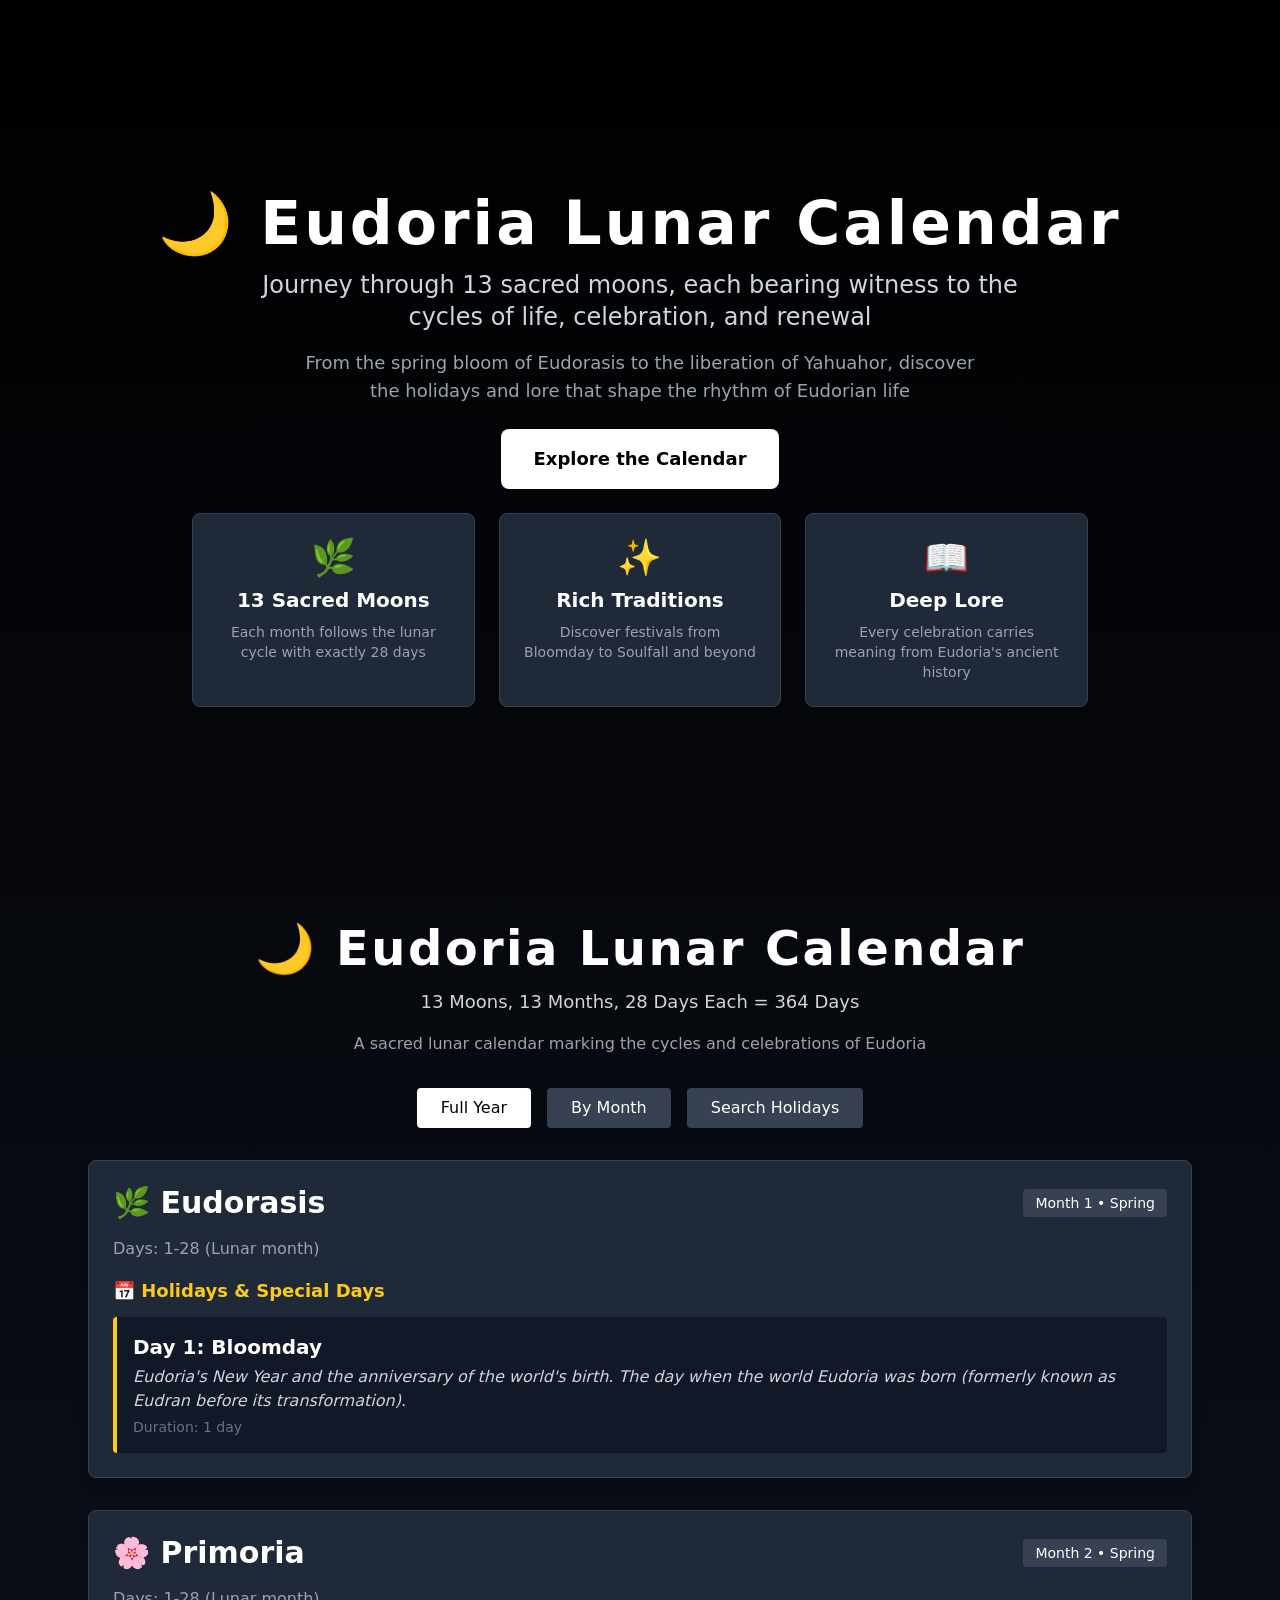
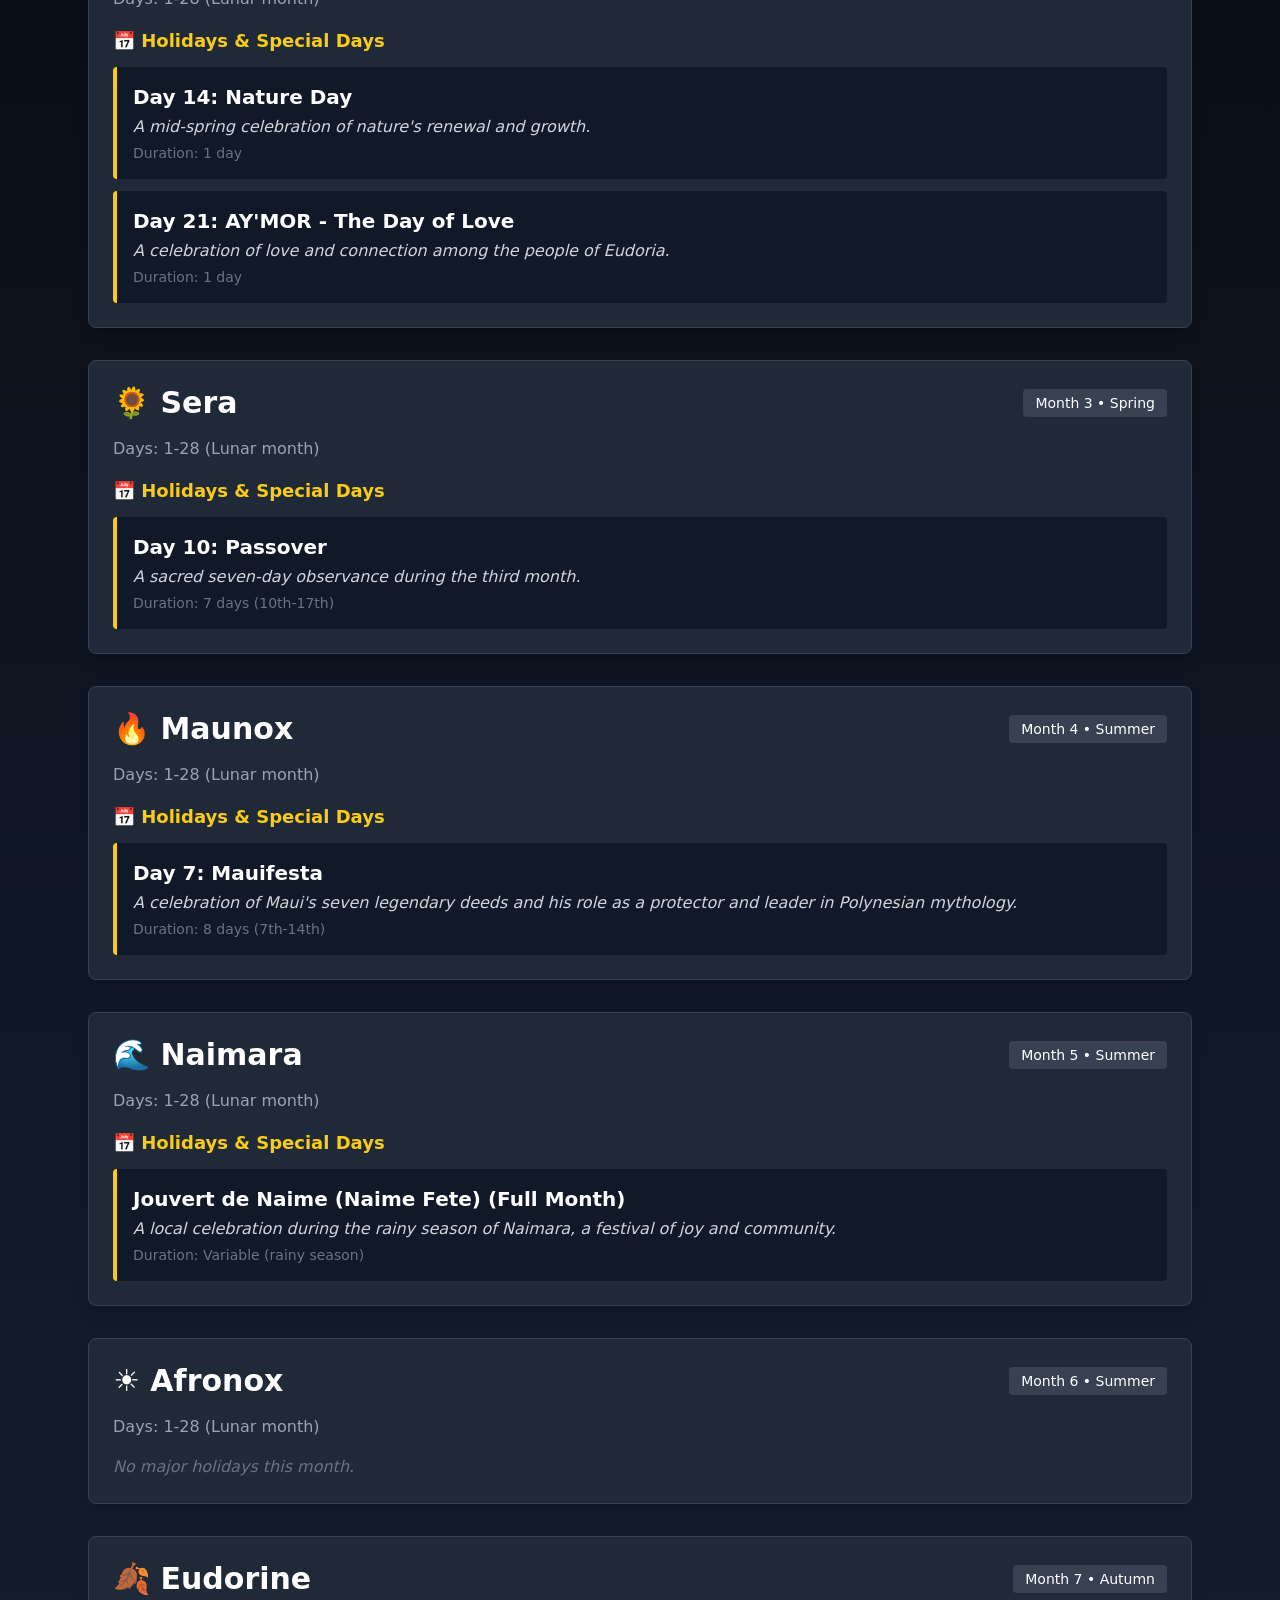
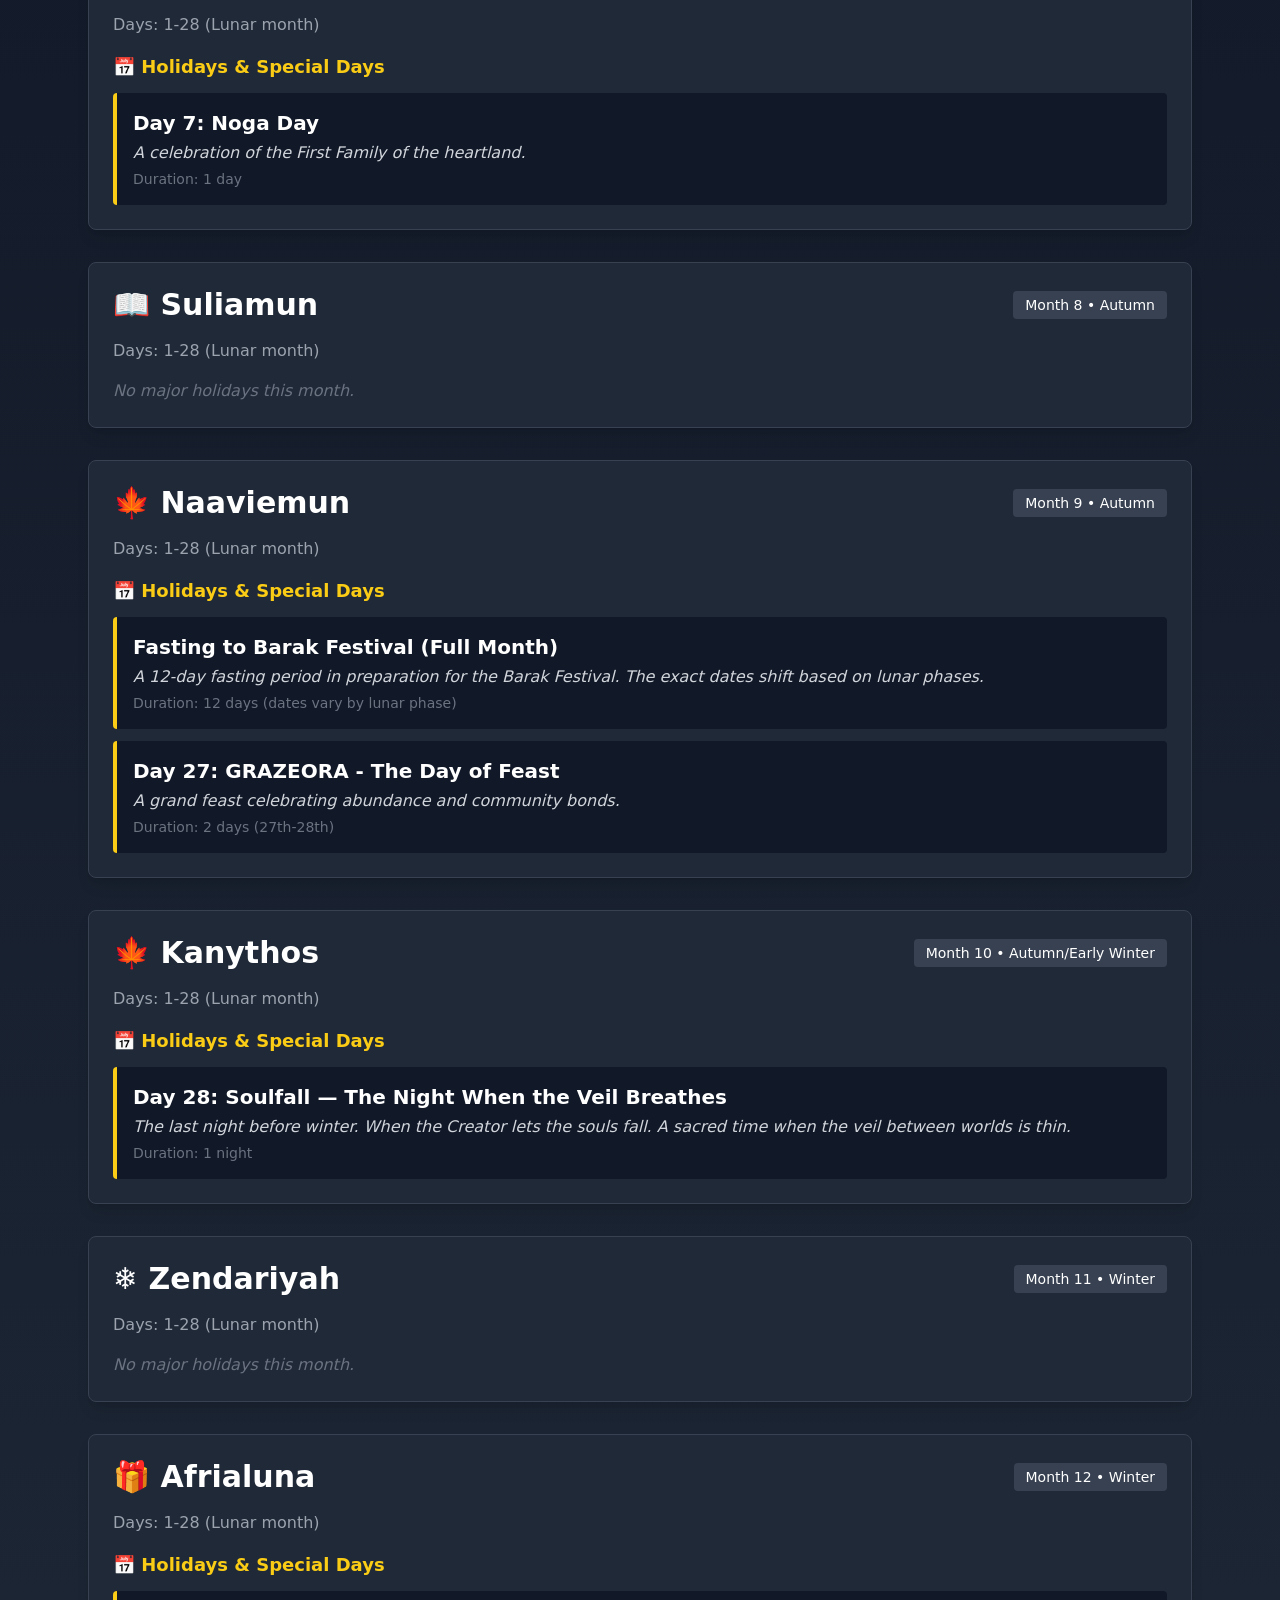
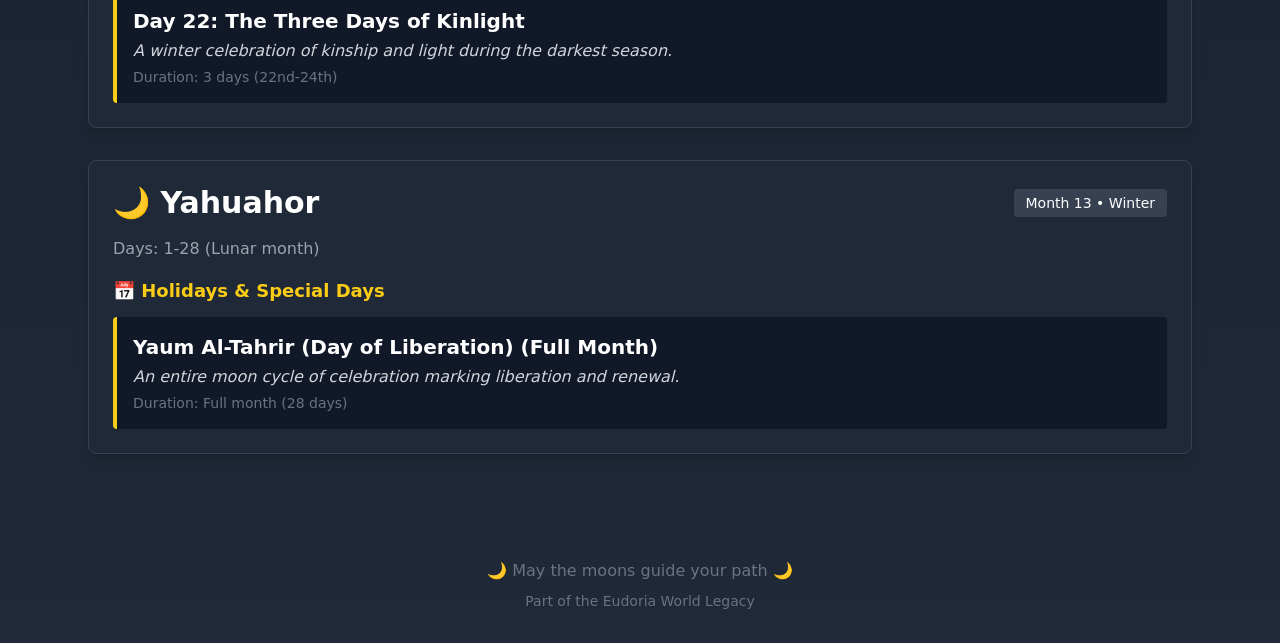
<file: index.html>
<!DOCTYPE html><html><head><meta charSet="utf-8"/><title>Eudoria Lunar Calendar</title><meta name="description" content="Explore the sacred 13-month lunar calendar of Eudoria with its holidays and celebrations."/><meta name="viewport" content="width=device-width, initial-scale=1"/><meta name="next-head-count" content="4"/><link rel="preload" href="/_next/static/css/6359e664b0afce6f.css" as="style"/><link rel="stylesheet" href="/_next/static/css/6359e664b0afce6f.css" data-n-g=""/><noscript data-n-css=""></noscript><script defer="" nomodule="" src="/_next/static/chunks/polyfills-42372ed130431b0a.js"></script><script src="/_next/static/chunks/webpack-8fa1640cc84ba8fe.js" defer=""></script><script src="/_next/static/chunks/framework-64ad27b21261a9ce.js" defer=""></script><script src="/_next/static/chunks/main-179f64e74bbfdf0c.js" defer=""></script><script src="/_next/static/chunks/pages/_app-87cee5540118d1b4.js" defer=""></script><script src="/_next/static/chunks/pages/index-1833f70588095e85.js" defer=""></script><script src="/_next/static/REIgcBVQBD98SjwPVlvpS/_buildManifest.js" defer=""></script><script src="/_next/static/REIgcBVQBD98SjwPVlvpS/_ssgManifest.js" defer=""></script></head><body><div id="__next"><div class="min-h-screen flex flex-col items-center justify-center text-center space-y-6 p-6"><div class="space-y-4"><h1 class="text-5xl md:text-6xl font-extrabold tracking-wider">🌙 Eudoria Lunar Calendar</h1><p class="text-xl md:text-2xl max-w-3xl mx-auto text-gray-300">Journey through 13 sacred moons, each bearing witness to the cycles of life, celebration, and renewal</p><p class="text-lg text-gray-400 max-w-2xl mx-auto">From the spring bloom of Eudorasis to the liberation of Yahuahor, discover the holidays and lore that shape the rhythm of Eudorian life</p></div><button class="bg-white text-black px-8 py-4 rounded-lg hover:bg-gray-200 transition text-lg font-semibold mt-8">Explore the Calendar</button><div class="mt-12 grid grid-cols-1 md:grid-cols-3 gap-6 max-w-4xl"><div class="bg-gray-800 p-6 rounded-lg border border-gray-700"><div class="text-4xl mb-2">🌿</div><h3 class="font-bold text-xl mb-2">13 Sacred Moons</h3><p class="text-gray-400 text-sm">Each month follows the lunar cycle with exactly 28 days</p></div><div class="bg-gray-800 p-6 rounded-lg border border-gray-700"><div class="text-4xl mb-2">✨</div><h3 class="font-bold text-xl mb-2">Rich Traditions</h3><p class="text-gray-400 text-sm">Discover festivals from Bloomday to Soulfall and beyond</p></div><div class="bg-gray-800 p-6 rounded-lg border border-gray-700"><div class="text-4xl mb-2">📖</div><h3 class="font-bold text-xl mb-2">Deep Lore</h3><p class="text-gray-400 text-sm">Every celebration carries meaning from Eudoria&#x27;s ancient history</p></div></div></div><div id="calendar"><div class="min-h-screen p-6 max-w-6xl mx-auto"><div class="text-center space-y-4 mb-8"><h1 class="text-4xl md:text-5xl font-extrabold tracking-wider">🌙 Eudoria Lunar Calendar</h1><p class="text-lg max-w-2xl mx-auto text-gray-300">13 Moons, 13 Months, 28 Days Each = 364 Days</p><p class="text-md text-gray-400">A sacred lunar calendar marking the cycles and celebrations of Eudoria</p></div><div class="flex flex-wrap justify-center gap-4 mb-8"><button class="px-6 py-2 rounded transition bg-white text-black">Full Year</button><button class="px-6 py-2 rounded transition bg-gray-700 hover:bg-gray-600">By Month</button><button class="px-6 py-2 rounded transition bg-gray-700 hover:bg-gray-600">Search Holidays</button></div><div class="space-y-8"><div class="bg-gray-800 rounded-lg p-6 shadow-lg border border-gray-700"><div class="flex items-center justify-between mb-4"><h2 class="text-3xl font-bold">🌿<!-- --> <!-- -->Eudorasis</h2><span class="text-sm bg-gray-700 px-3 py-1 rounded">Month <!-- -->1<!-- --> • <!-- -->Spring</span></div><p class="text-gray-400 mb-4">Days: 1-28 (Lunar month)</p><div class="space-y-3"><h3 class="text-lg font-semibold text-yellow-400">📅 Holidays &amp; Special Days</h3><div class="bg-gray-900 p-4 rounded border-l-4 border-yellow-400"><div class="font-bold text-xl mb-1">Day 1: Bloomday</div><p class="text-gray-300 italic mb-1">Eudoria&#x27;s New Year and the anniversary of the world&#x27;s birth. The day when the world Eudoria was born (formerly known as Eudran before its transformation).</p><p class="text-sm text-gray-500">Duration: <!-- -->1 day</p></div></div></div><div class="bg-gray-800 rounded-lg p-6 shadow-lg border border-gray-700"><div class="flex items-center justify-between mb-4"><h2 class="text-3xl font-bold">🌸<!-- --> <!-- -->Primoria</h2><span class="text-sm bg-gray-700 px-3 py-1 rounded">Month <!-- -->2<!-- --> • <!-- -->Spring</span></div><p class="text-gray-400 mb-4">Days: 1-28 (Lunar month)</p><div class="space-y-3"><h3 class="text-lg font-semibold text-yellow-400">📅 Holidays &amp; Special Days</h3><div class="bg-gray-900 p-4 rounded border-l-4 border-yellow-400"><div class="font-bold text-xl mb-1">Day 14: Nature Day</div><p class="text-gray-300 italic mb-1">A mid-spring celebration of nature&#x27;s renewal and growth.</p><p class="text-sm text-gray-500">Duration: <!-- -->1 day</p></div><div class="bg-gray-900 p-4 rounded border-l-4 border-yellow-400"><div class="font-bold text-xl mb-1">Day 21: AY&#x27;MOR - The Day of Love</div><p class="text-gray-300 italic mb-1">A celebration of love and connection among the people of Eudoria.</p><p class="text-sm text-gray-500">Duration: <!-- -->1 day</p></div></div></div><div class="bg-gray-800 rounded-lg p-6 shadow-lg border border-gray-700"><div class="flex items-center justify-between mb-4"><h2 class="text-3xl font-bold">🌻<!-- --> <!-- -->Sera</h2><span class="text-sm bg-gray-700 px-3 py-1 rounded">Month <!-- -->3<!-- --> • <!-- -->Spring</span></div><p class="text-gray-400 mb-4">Days: 1-28 (Lunar month)</p><div class="space-y-3"><h3 class="text-lg font-semibold text-yellow-400">📅 Holidays &amp; Special Days</h3><div class="bg-gray-900 p-4 rounded border-l-4 border-yellow-400"><div class="font-bold text-xl mb-1">Day 10: Passover</div><p class="text-gray-300 italic mb-1">A sacred seven-day observance during the third month.</p><p class="text-sm text-gray-500">Duration: <!-- -->7 days (10th-17th)</p></div></div></div><div class="bg-gray-800 rounded-lg p-6 shadow-lg border border-gray-700"><div class="flex items-center justify-between mb-4"><h2 class="text-3xl font-bold">🔥<!-- --> <!-- -->Maunox</h2><span class="text-sm bg-gray-700 px-3 py-1 rounded">Month <!-- -->4<!-- --> • <!-- -->Summer</span></div><p class="text-gray-400 mb-4">Days: 1-28 (Lunar month)</p><div class="space-y-3"><h3 class="text-lg font-semibold text-yellow-400">📅 Holidays &amp; Special Days</h3><div class="bg-gray-900 p-4 rounded border-l-4 border-yellow-400"><div class="font-bold text-xl mb-1">Day 7: Mauifesta</div><p class="text-gray-300 italic mb-1">A celebration of Maui&#x27;s seven legendary deeds and his role as a protector and leader in Polynesian mythology.</p><p class="text-sm text-gray-500">Duration: <!-- -->8 days (7th-14th)</p></div></div></div><div class="bg-gray-800 rounded-lg p-6 shadow-lg border border-gray-700"><div class="flex items-center justify-between mb-4"><h2 class="text-3xl font-bold">🌊<!-- --> <!-- -->Naimara</h2><span class="text-sm bg-gray-700 px-3 py-1 rounded">Month <!-- -->5<!-- --> • <!-- -->Summer</span></div><p class="text-gray-400 mb-4">Days: 1-28 (Lunar month)</p><div class="space-y-3"><h3 class="text-lg font-semibold text-yellow-400">📅 Holidays &amp; Special Days</h3><div class="bg-gray-900 p-4 rounded border-l-4 border-yellow-400"><div class="font-bold text-xl mb-1">Jouvert de Naime (Naime Fete) (Full Month)</div><p class="text-gray-300 italic mb-1">A local celebration during the rainy season of Naimara, a festival of joy and community.</p><p class="text-sm text-gray-500">Duration: <!-- -->Variable (rainy season)</p></div></div></div><div class="bg-gray-800 rounded-lg p-6 shadow-lg border border-gray-700"><div class="flex items-center justify-between mb-4"><h2 class="text-3xl font-bold">☀️<!-- --> <!-- -->Afronox</h2><span class="text-sm bg-gray-700 px-3 py-1 rounded">Month <!-- -->6<!-- --> • <!-- -->Summer</span></div><p class="text-gray-400 mb-4">Days: 1-28 (Lunar month)</p><p class="text-gray-500 italic">No major holidays this month.</p></div><div class="bg-gray-800 rounded-lg p-6 shadow-lg border border-gray-700"><div class="flex items-center justify-between mb-4"><h2 class="text-3xl font-bold">🍂<!-- --> <!-- -->Eudorine</h2><span class="text-sm bg-gray-700 px-3 py-1 rounded">Month <!-- -->7<!-- --> • <!-- -->Autumn</span></div><p class="text-gray-400 mb-4">Days: 1-28 (Lunar month)</p><div class="space-y-3"><h3 class="text-lg font-semibold text-yellow-400">📅 Holidays &amp; Special Days</h3><div class="bg-gray-900 p-4 rounded border-l-4 border-yellow-400"><div class="font-bold text-xl mb-1">Day 7: Noga Day</div><p class="text-gray-300 italic mb-1">A celebration of the First Family of the heartland.</p><p class="text-sm text-gray-500">Duration: <!-- -->1 day</p></div></div></div><div class="bg-gray-800 rounded-lg p-6 shadow-lg border border-gray-700"><div class="flex items-center justify-between mb-4"><h2 class="text-3xl font-bold">📖<!-- --> <!-- -->Suliamun</h2><span class="text-sm bg-gray-700 px-3 py-1 rounded">Month <!-- -->8<!-- --> • <!-- -->Autumn</span></div><p class="text-gray-400 mb-4">Days: 1-28 (Lunar month)</p><p class="text-gray-500 italic">No major holidays this month.</p></div><div class="bg-gray-800 rounded-lg p-6 shadow-lg border border-gray-700"><div class="flex items-center justify-between mb-4"><h2 class="text-3xl font-bold">🍁<!-- --> <!-- -->Naaviemun</h2><span class="text-sm bg-gray-700 px-3 py-1 rounded">Month <!-- -->9<!-- --> • <!-- -->Autumn</span></div><p class="text-gray-400 mb-4">Days: 1-28 (Lunar month)</p><div class="space-y-3"><h3 class="text-lg font-semibold text-yellow-400">📅 Holidays &amp; Special Days</h3><div class="bg-gray-900 p-4 rounded border-l-4 border-yellow-400"><div class="font-bold text-xl mb-1">Fasting to Barak Festival (Full Month)</div><p class="text-gray-300 italic mb-1">A 12-day fasting period in preparation for the Barak Festival. The exact dates shift based on lunar phases.</p><p class="text-sm text-gray-500">Duration: <!-- -->12 days (dates vary by lunar phase)</p></div><div class="bg-gray-900 p-4 rounded border-l-4 border-yellow-400"><div class="font-bold text-xl mb-1">Day 27: GRAZEORA - The Day of Feast</div><p class="text-gray-300 italic mb-1">A grand feast celebrating abundance and community bonds.</p><p class="text-sm text-gray-500">Duration: <!-- -->2 days (27th-28th)</p></div></div></div><div class="bg-gray-800 rounded-lg p-6 shadow-lg border border-gray-700"><div class="flex items-center justify-between mb-4"><h2 class="text-3xl font-bold">🍁<!-- --> <!-- -->Kanythos</h2><span class="text-sm bg-gray-700 px-3 py-1 rounded">Month <!-- -->10<!-- --> • <!-- -->Autumn/Early Winter</span></div><p class="text-gray-400 mb-4">Days: 1-28 (Lunar month)</p><div class="space-y-3"><h3 class="text-lg font-semibold text-yellow-400">📅 Holidays &amp; Special Days</h3><div class="bg-gray-900 p-4 rounded border-l-4 border-yellow-400"><div class="font-bold text-xl mb-1">Day 28: Soulfall — The Night When the Veil Breathes</div><p class="text-gray-300 italic mb-1">The last night before winter. When the Creator lets the souls fall. A sacred time when the veil between worlds is thin.</p><p class="text-sm text-gray-500">Duration: <!-- -->1 night</p></div></div></div><div class="bg-gray-800 rounded-lg p-6 shadow-lg border border-gray-700"><div class="flex items-center justify-between mb-4"><h2 class="text-3xl font-bold">❄️<!-- --> <!-- -->Zendariyah</h2><span class="text-sm bg-gray-700 px-3 py-1 rounded">Month <!-- -->11<!-- --> • <!-- -->Winter</span></div><p class="text-gray-400 mb-4">Days: 1-28 (Lunar month)</p><p class="text-gray-500 italic">No major holidays this month.</p></div><div class="bg-gray-800 rounded-lg p-6 shadow-lg border border-gray-700"><div class="flex items-center justify-between mb-4"><h2 class="text-3xl font-bold">🎁<!-- --> <!-- -->Afrialuna</h2><span class="text-sm bg-gray-700 px-3 py-1 rounded">Month <!-- -->12<!-- --> • <!-- -->Winter</span></div><p class="text-gray-400 mb-4">Days: 1-28 (Lunar month)</p><div class="space-y-3"><h3 class="text-lg font-semibold text-yellow-400">📅 Holidays &amp; Special Days</h3><div class="bg-gray-900 p-4 rounded border-l-4 border-yellow-400"><div class="font-bold text-xl mb-1">Day 22: The Three Days of Kinlight</div><p class="text-gray-300 italic mb-1">A winter celebration of kinship and light during the darkest season.</p><p class="text-sm text-gray-500">Duration: <!-- -->3 days (22nd-24th)</p></div></div></div><div class="bg-gray-800 rounded-lg p-6 shadow-lg border border-gray-700"><div class="flex items-center justify-between mb-4"><h2 class="text-3xl font-bold">🌙<!-- --> <!-- -->Yahuahor</h2><span class="text-sm bg-gray-700 px-3 py-1 rounded">Month <!-- -->13<!-- --> • <!-- -->Winter</span></div><p class="text-gray-400 mb-4">Days: 1-28 (Lunar month)</p><div class="space-y-3"><h3 class="text-lg font-semibold text-yellow-400">📅 Holidays &amp; Special Days</h3><div class="bg-gray-900 p-4 rounded border-l-4 border-yellow-400"><div class="font-bold text-xl mb-1">Yaum Al-Tahrir (Day of Liberation) (Full Month)</div><p class="text-gray-300 italic mb-1">An entire moon cycle of celebration marking liberation and renewal.</p><p class="text-sm text-gray-500">Duration: <!-- -->Full month (28 days)</p></div></div></div></div></div></div><footer class="text-center py-8 text-gray-500 border-t border-gray-800 mt-12"><p>🌙 May the moons guide your path 🌙</p><p class="text-sm mt-2">Part of the Eudoria World Legacy</p></footer></div><script id="__NEXT_DATA__" type="application/json">{"props":{"pageProps":{}},"page":"/","query":{},"buildId":"REIgcBVQBD98SjwPVlvpS","nextExport":true,"autoExport":true,"isFallback":false,"scriptLoader":[]}</script></body></html>
</file>
<file: _next/static/css/6359e664b0afce6f.css>
*,:after,:before{--tw-border-spacing-x:0;--tw-border-spacing-y:0;--tw-translate-x:0;--tw-translate-y:0;--tw-rotate:0;--tw-skew-x:0;--tw-skew-y:0;--tw-scale-x:1;--tw-scale-y:1;--tw-pan-x: ;--tw-pan-y: ;--tw-pinch-zoom: ;--tw-scroll-snap-strictness:proximity;--tw-gradient-from-position: ;--tw-gradient-via-position: ;--tw-gradient-to-position: ;--tw-ordinal: ;--tw-slashed-zero: ;--tw-numeric-figure: ;--tw-numeric-spacing: ;--tw-numeric-fraction: ;--tw-ring-inset: ;--tw-ring-offset-width:0px;--tw-ring-offset-color:#fff;--tw-ring-color:rgba(59,130,246,.5);--tw-ring-offset-shadow:0 0 #0000;--tw-ring-shadow:0 0 #0000;--tw-shadow:0 0 #0000;--tw-shadow-colored:0 0 #0000;--tw-blur: ;--tw-brightness: ;--tw-contrast: ;--tw-grayscale: ;--tw-hue-rotate: ;--tw-invert: ;--tw-saturate: ;--tw-sepia: ;--tw-drop-shadow: ;--tw-backdrop-blur: ;--tw-backdrop-brightness: ;--tw-backdrop-contrast: ;--tw-backdrop-grayscale: ;--tw-backdrop-hue-rotate: ;--tw-backdrop-invert: ;--tw-backdrop-opacity: ;--tw-backdrop-saturate: ;--tw-backdrop-sepia: ;--tw-contain-size: ;--tw-contain-layout: ;--tw-contain-paint: ;--tw-contain-style: }::backdrop{--tw-border-spacing-x:0;--tw-border-spacing-y:0;--tw-translate-x:0;--tw-translate-y:0;--tw-rotate:0;--tw-skew-x:0;--tw-skew-y:0;--tw-scale-x:1;--tw-scale-y:1;--tw-pan-x: ;--tw-pan-y: ;--tw-pinch-zoom: ;--tw-scroll-snap-strictness:proximity;--tw-gradient-from-position: ;--tw-gradient-via-position: ;--tw-gradient-to-position: ;--tw-ordinal: ;--tw-slashed-zero: ;--tw-numeric-figure: ;--tw-numeric-spacing: ;--tw-numeric-fraction: ;--tw-ring-inset: ;--tw-ring-offset-width:0px;--tw-ring-offset-color:#fff;--tw-ring-color:rgba(59,130,246,.5);--tw-ring-offset-shadow:0 0 #0000;--tw-ring-shadow:0 0 #0000;--tw-shadow:0 0 #0000;--tw-shadow-colored:0 0 #0000;--tw-blur: ;--tw-brightness: ;--tw-contrast: ;--tw-grayscale: ;--tw-hue-rotate: ;--tw-invert: ;--tw-saturate: ;--tw-sepia: ;--tw-drop-shadow: ;--tw-backdrop-blur: ;--tw-backdrop-brightness: ;--tw-backdrop-contrast: ;--tw-backdrop-grayscale: ;--tw-backdrop-hue-rotate: ;--tw-backdrop-invert: ;--tw-backdrop-opacity: ;--tw-backdrop-saturate: ;--tw-backdrop-sepia: ;--tw-contain-size: ;--tw-contain-layout: ;--tw-contain-paint: ;--tw-contain-style: }/*
! tailwindcss v3.4.18 | MIT License | https://tailwindcss.com
*/*,:after,:before{box-sizing:border-box;border:0 solid #e5e7eb}:after,:before{--tw-content:""}:host,html{line-height:1.5;-webkit-text-size-adjust:100%;-moz-tab-size:4;-o-tab-size:4;tab-size:4;font-family:ui-sans-serif,system-ui,sans-serif,Apple Color Emoji,Segoe UI Emoji,Segoe UI Symbol,Noto Color Emoji;font-feature-settings:normal;font-variation-settings:normal;-webkit-tap-highlight-color:transparent}body{margin:0;line-height:inherit}hr{height:0;color:inherit;border-top-width:1px}abbr:where([title]){-webkit-text-decoration:underline dotted;text-decoration:underline dotted}h1,h2,h3,h4,h5,h6{font-size:inherit;font-weight:inherit}a{color:inherit;text-decoration:inherit}b,strong{font-weight:bolder}code,kbd,pre,samp{font-family:ui-monospace,SFMono-Regular,Menlo,Monaco,Consolas,Liberation Mono,Courier New,monospace;font-feature-settings:normal;font-variation-settings:normal;font-size:1em}small{font-size:80%}sub,sup{font-size:75%;line-height:0;position:relative;vertical-align:baseline}sub{bottom:-.25em}sup{top:-.5em}table{text-indent:0;border-color:inherit;border-collapse:collapse}button,input,optgroup,select,textarea{font-family:inherit;font-feature-settings:inherit;font-variation-settings:inherit;font-size:100%;font-weight:inherit;line-height:inherit;letter-spacing:inherit;color:inherit;margin:0;padding:0}button,select{text-transform:none}button,input:where([type=button]),input:where([type=reset]),input:where([type=submit]){-webkit-appearance:button;background-color:transparent;background-image:none}:-moz-focusring{outline:auto}:-moz-ui-invalid{box-shadow:none}progress{vertical-align:baseline}::-webkit-inner-spin-button,::-webkit-outer-spin-button{height:auto}[type=search]{-webkit-appearance:textfield;outline-offset:-2px}::-webkit-search-decoration{-webkit-appearance:none}::-webkit-file-upload-button{-webkit-appearance:button;font:inherit}summary{display:list-item}blockquote,dd,dl,figure,h1,h2,h3,h4,h5,h6,hr,p,pre{margin:0}fieldset{margin:0}fieldset,legend{padding:0}menu,ol,ul{list-style:none;margin:0;padding:0}dialog{padding:0}textarea{resize:vertical}input::-moz-placeholder,textarea::-moz-placeholder{opacity:1;color:#9ca3af}input::placeholder,textarea::placeholder{opacity:1;color:#9ca3af}[role=button],button{cursor:pointer}:disabled{cursor:default}audio,canvas,embed,iframe,img,object,svg,video{display:block;vertical-align:middle}img,video{max-width:100%;height:auto}[hidden]:where(:not([hidden=until-found])){display:none}.mx-auto{margin-left:auto;margin-right:auto}.mb-1{margin-bottom:.25rem}.mb-2{margin-bottom:.5rem}.mb-4{margin-bottom:1rem}.mb-8{margin-bottom:2rem}.mt-12{margin-top:3rem}.mt-2{margin-top:.5rem}.mt-8{margin-top:2rem}.flex{display:flex}.grid{display:grid}.min-h-screen{min-height:100vh}.w-full{width:100%}.max-w-2xl{max-width:42rem}.max-w-3xl{max-width:48rem}.max-w-4xl{max-width:56rem}.max-w-6xl{max-width:72rem}.max-w-md{max-width:28rem}.grid-cols-1{grid-template-columns:repeat(1,minmax(0,1fr))}.flex-col{flex-direction:column}.flex-wrap{flex-wrap:wrap}.items-center{align-items:center}.justify-center{justify-content:center}.justify-between{justify-content:space-between}.gap-4{gap:1rem}.gap-6{gap:1.5rem}.space-y-3>:not([hidden])~:not([hidden]){--tw-space-y-reverse:0;margin-top:calc(.75rem * calc(1 - var(--tw-space-y-reverse)));margin-bottom:calc(.75rem * var(--tw-space-y-reverse))}.space-y-4>:not([hidden])~:not([hidden]){--tw-space-y-reverse:0;margin-top:calc(1rem * calc(1 - var(--tw-space-y-reverse)));margin-bottom:calc(1rem * var(--tw-space-y-reverse))}.space-y-6>:not([hidden])~:not([hidden]){--tw-space-y-reverse:0;margin-top:calc(1.5rem * calc(1 - var(--tw-space-y-reverse)));margin-bottom:calc(1.5rem * var(--tw-space-y-reverse))}.space-y-8>:not([hidden])~:not([hidden]){--tw-space-y-reverse:0;margin-top:calc(2rem * calc(1 - var(--tw-space-y-reverse)));margin-bottom:calc(2rem * var(--tw-space-y-reverse))}.rounded{border-radius:.25rem}.rounded-lg{border-radius:.5rem}.border{border-width:1px}.border-l-4{border-left-width:4px}.border-t{border-top-width:1px}.border-gray-600{--tw-border-opacity:1;border-color:rgb(75 85 99/var(--tw-border-opacity,1))}.border-gray-700{--tw-border-opacity:1;border-color:rgb(55 65 81/var(--tw-border-opacity,1))}.border-gray-800{--tw-border-opacity:1;border-color:rgb(31 41 55/var(--tw-border-opacity,1))}.border-yellow-400{--tw-border-opacity:1;border-color:rgb(250 204 21/var(--tw-border-opacity,1))}.bg-gray-700{--tw-bg-opacity:1;background-color:rgb(55 65 81/var(--tw-bg-opacity,1))}.bg-gray-800{--tw-bg-opacity:1;background-color:rgb(31 41 55/var(--tw-bg-opacity,1))}.bg-gray-900{--tw-bg-opacity:1;background-color:rgb(17 24 39/var(--tw-bg-opacity,1))}.bg-white{--tw-bg-opacity:1;background-color:rgb(255 255 255/var(--tw-bg-opacity,1))}.p-4{padding:1rem}.p-6{padding:1.5rem}.px-3{padding-left:.75rem;padding-right:.75rem}.px-4{padding-left:1rem;padding-right:1rem}.px-6{padding-left:1.5rem;padding-right:1.5rem}.px-8{padding-left:2rem;padding-right:2rem}.py-1{padding-top:.25rem;padding-bottom:.25rem}.py-2{padding-top:.5rem;padding-bottom:.5rem}.py-4{padding-top:1rem;padding-bottom:1rem}.py-8{padding-top:2rem;padding-bottom:2rem}.text-center{text-align:center}.text-2xl{font-size:1.5rem;line-height:2rem}.text-3xl{font-size:1.875rem;line-height:2.25rem}.text-4xl{font-size:2.25rem;line-height:2.5rem}.text-5xl{font-size:3rem;line-height:1}.text-lg{font-size:1.125rem;line-height:1.75rem}.text-sm{font-size:.875rem;line-height:1.25rem}.text-xl{font-size:1.25rem;line-height:1.75rem}.font-bold{font-weight:700}.font-extrabold{font-weight:800}.font-semibold{font-weight:600}.italic{font-style:italic}.tracking-wider{letter-spacing:.05em}.text-black{--tw-text-opacity:1;color:rgb(0 0 0/var(--tw-text-opacity,1))}.text-gray-300{--tw-text-opacity:1;color:rgb(209 213 219/var(--tw-text-opacity,1))}.text-gray-400{--tw-text-opacity:1;color:rgb(156 163 175/var(--tw-text-opacity,1))}.text-gray-500{--tw-text-opacity:1;color:rgb(107 114 128/var(--tw-text-opacity,1))}.text-white{--tw-text-opacity:1;color:rgb(255 255 255/var(--tw-text-opacity,1))}.text-yellow-400{--tw-text-opacity:1;color:rgb(250 204 21/var(--tw-text-opacity,1))}.shadow-lg{--tw-shadow:0 10px 15px -3px rgba(0,0,0,.1),0 4px 6px -4px rgba(0,0,0,.1);--tw-shadow-colored:0 10px 15px -3px var(--tw-shadow-color),0 4px 6px -4px var(--tw-shadow-color);box-shadow:var(--tw-ring-offset-shadow,0 0 #0000),var(--tw-ring-shadow,0 0 #0000),var(--tw-shadow)}.filter{filter:var(--tw-blur) var(--tw-brightness) var(--tw-contrast) var(--tw-grayscale) var(--tw-hue-rotate) var(--tw-invert) var(--tw-saturate) var(--tw-sepia) var(--tw-drop-shadow)}.transition{transition-property:color,background-color,border-color,text-decoration-color,fill,stroke,opacity,box-shadow,transform,filter,backdrop-filter;transition-timing-function:cubic-bezier(.4,0,.2,1);transition-duration:.15s}body{background-image:linear-gradient(to bottom,var(--tw-gradient-stops));--tw-gradient-from:#000 var(--tw-gradient-from-position);--tw-gradient-to:transparent var(--tw-gradient-to-position);--tw-gradient-stops:var(--tw-gradient-from),var(--tw-gradient-to);--tw-gradient-to:rgba(17,24,39,0) var(--tw-gradient-to-position);--tw-gradient-stops:var(--tw-gradient-from),#111827 var(--tw-gradient-via-position),var(--tw-gradient-to);--tw-gradient-to:#1f2937 var(--tw-gradient-to-position);font-family:ui-sans-serif,system-ui,sans-serif,Apple Color Emoji,Segoe UI Emoji,Segoe UI Symbol,Noto Color Emoji;--tw-text-opacity:1;color:rgb(255 255 255/var(--tw-text-opacity,1))}.hover\:bg-gray-200:hover{--tw-bg-opacity:1;background-color:rgb(229 231 235/var(--tw-bg-opacity,1))}.hover\:bg-gray-600:hover{--tw-bg-opacity:1;background-color:rgb(75 85 99/var(--tw-bg-opacity,1))}@media (min-width:768px){.md\:grid-cols-3{grid-template-columns:repeat(3,minmax(0,1fr))}.md\:text-2xl{font-size:1.5rem;line-height:2rem}.md\:text-5xl{font-size:3rem;line-height:1}.md\:text-6xl{font-size:3.75rem;line-height:1}}
</file>
